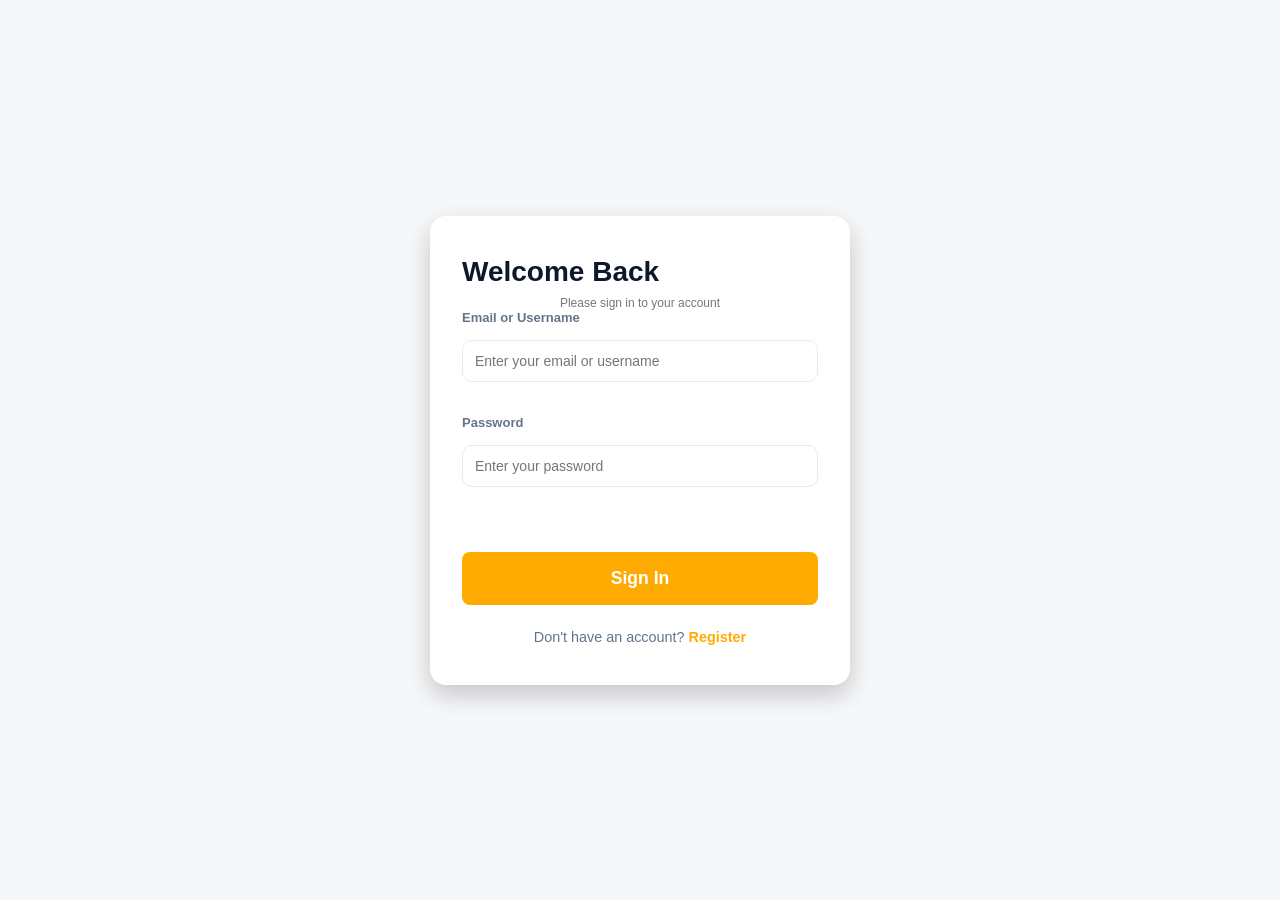
<file: index.html>
<!DOCTYPE html>
<html lang="bn">

<head>
    <meta charset="UTF-8">
    <meta name="viewport" content="width=device-width, initial-scale=1.0">
    <title>লগইন এবং রেজিস্ট্রেশন</title>
    <link rel="preconnect" href="https://fonts.googleapis.com">
    <link rel="preconnect" href="https://fonts.gstatic.com" crossorigin>
    <link href="https://fonts.googleapis.com/css2?family=DM+Sans:wght@400;500;700&display=swap" rel="stylesheet">
    <link rel="stylesheet" href="https://cdnjs.cloudflare.com/ajax/libs/font-awesome/6.5.1/css/all.min.css">
    <link rel="stylesheet" href="/assets/css/style.css">
</head>

<body>

    <div class="container">
        <div id="loginForm" class="form-container active">
            <h2>Welcome Back</h2>
            <p class="subtitle">Please sign in to your account</p>
            <form id="formLogin">
                <div class="form-group">
                    <label>Email or Username</label>
                    <input type="text" id="loginEmail" required placeholder="Enter your email or username">
                </div>
                <div class="form-group">
                    <label>Password</label>
                    <input type="password" id="loginPassword" required placeholder="Enter your password">
                </div>
                <div id="loginError" class="error-msg"></div>
                <button type="submit" class="btn-submit">Sign In</button>
            </form>
            <div class="toggle-link">Don't have an account? <span onclick="toggleForm('register')">Register</span></div>
        </div>

        <div id="registerForm" class="form-container">
            <h2>Create Account</h2>
            <p class="subtitle">Sign up to get started</p>
            <form id="formRegister">
                <div class="form-group">
                    <label>Full Name</label>
                    <input type="text" id="regName" required placeholder="Enter your full name">
                </div>
                <div class="form-group">
                    <label>Email Address</label>
                    <input type="email" id="regEmail" required placeholder="Enter your email">
                </div>
                <div class="form-group">
                    <label>Password</label>
                    <input type="password" id="regPassword" required placeholder="Create a strong password">
                </div>
                <div id="regError" class="error-msg"></div>
                <button type="submit" class="btn-submit">Sign Up</button>
            </form>
            <div class="toggle-link">Already have an account? <span onclick="toggleForm('login')">Sign In</span></div>
        </div>
    </div>

    <script src="/assets/js/auth.js"></script>
</body>

</html>
</file>
<file: assets/css/style.css>
@charset "UTF-8";
@import url("https://fonts.googleapis.com/css2?family=Inter:wght@400;500;600;700;800&display=swap");
:root {
  --primary: #ffaa00;
  --sidebar-bg: #0f172a;
  --body-bg: #f1f5f9;
  --text-main: #1e293b;
  --text-muted: #64748b;
  --border: #e2e8f0;
  --success: #10b981;
}

* {
  box-sizing: border-box;
  margin: 0;
  padding: 0;
  font-family: "DM Sans", sans-serif;
}

/* Full Width Body Setup */
body {
  background-color: var(--body-bg);
  width: 100%;
  min-height: 100vh;
  overflow-x: hidden;
}

/* Force Flex Side-by-Side strictly for Desktop */
.dashboard-wrapper {
  display: flex !important;
  flex-direction: row !important;
  width: 100vw;
  height: 100vh;
  overflow: hidden;
}

/* Sidebar Structure */
.sidebar {
  width: 280px;
  background-color: var(--sidebar-bg);
  color: #fff;
  padding: 40px 0;
  display: flex;
  flex-direction: column;
  flex-shrink: 0;
  height: 100vh;
}

.sidebar-logo {
  padding: 0 30px;
  margin-bottom: 40px;
  display: flex;
  align-items: center;
  gap: 15px;
  font-weight: 700;
  font-size: 22px;
}

.sidebar-logo i {
  color: var(--primary);
}

.nav-list {
  list-style: none;
  flex-grow: 1;
}

.nav-item {
  padding: 4px 20px;
}

.nav-link {
  display: flex;
  align-items: center;
  gap: 15px;
  padding: 14px 20px;
  color: #94a3b8;
  text-decoration: none;
  border-radius: 12px;
  transition: all 0.3s;
  font-size: 16px;
  font-weight: 500;
}

.nav-link i {
  width: 24px;
  font-size: 18px;
}

.nav-link:hover,
.nav-item.active .nav-link {
  background-color: var(--primary);
  color: #fff;
}

.sidebar-date {
  padding: 30px;
  margin-top: auto;
}

.date-box {
  background: rgba(255, 255, 255, 0.05);
  padding: 18px;
  border-radius: 14px;
}

.date-box h4 {
  font-size: 15px;
  color: #fff;
  margin-bottom: 4px;
}

.date-box p {
  font-size: 13px;
  color: var(--text-muted);
}

/* Main Working Scrollable Panel */
.main-content {
  flex-grow: 1;
  padding: 40px;
  display: flex;
  flex-direction: column;
  gap: 25px;
  overflow-y: auto;
  height: 100vh;
  background-color: var(--body-bg);
}

.main-header {
  display: flex;
  justify-content: space-between;
  align-items: center;
}

.main-header h1 {
  font-size: 28px;
  font-weight: 700;
  color: var(--text-main);
}

.header-right {
  display: flex;
  align-items: center;
  gap: 25px;
}

.notification-icon {
  font-size: 22px;
  color: var(--text-muted);
  cursor: pointer;
}

.user-profile {
  display: flex;
  align-items: center;
  gap: 15px;
  background: #fff;
  padding: 6px 20px 6px 8px;
  border-radius: 40px;
  border: 1px solid var(--border);
}

.user-profile img {
  width: 36px;
  height: 36px;
  border-radius: 50%;
  object-fit: cover;
}

.user-profile span {
  font-size: 15px;
  font-weight: 600;
  color: var(--text-main);
}

.user-profile i {
  font-size: 12px;
  color: var(--text-muted);
}

/* Dashboard Cards Elements */
.stats-grid {
  display: grid;
  grid-template-columns: repeat(4, 1fr);
  gap: 20px;
}

.card {
  background: #ffffff;
  padding: 24px;
  border-radius: 18px;
  border: 1px solid var(--border);
}

.card-header {
  display: flex;
  align-items: center;
  gap: 12px;
  margin-bottom: 18px;
}

.card-header i {
  padding: 10px;
  border-radius: 10px;
  font-size: 18px;
}

.icon-monthly {
  background: #fff7ed;
  color: #ea580c;
}

.icon-sold {
  background: #ecfdf5;
  color: var(--success);
}

.icon-remaining {
  background: #eff6ff;
  color: #3b82f6;
}

.icon-profit {
  background: #fffbeb;
  color: var(--primary);
}

.card h4 {
  font-size: 14px;
  color: var(--text-muted);
  font-weight: 500;
}

.card h2 {
  font-size: 26px;
  color: var(--text-main);
  margin-bottom: 6px;
}

.card h2 small {
  font-size: 14px;
  font-weight: 400;
  color: var(--text-muted);
}

.card p {
  font-size: 12px;
  color: var(--text-muted);
}

.badge {
  display: inline-block;
  padding: 5px 12px;
  border-radius: 8px;
  font-size: 12px;
  font-weight: 700;
}

.badge-warning {
  background: #fef3c7;
  color: #92400e;
}

.badge-info {
  background: #dbeafe;
  color: #1e40af;
}

/* Progress Flow Layout */
.progress-row {
  display: grid;
  grid-template-columns: repeat(2, 1fr);
  /* তিনটি কার্ড পাশাপাশি রাখার জন্য */
  gap: 20px;
  margin-bottom: 20px;
}

/* Expense Overview কার্ড স্টাইল */
.expense-overview-card {
  display: flex;
  flex-direction: column;
  justify-content: space-between;
}

.expense-stats {
  margin-top: 15px;
}

.expense-item {
  display: flex;
  justify-content: space-between;
  padding: 8px 0;
  border-bottom: 1px solid #f1f5f9;
  font-size: 14px;
}

.expense-item .amount {
  font-weight: 700;
  color: #1e293b;
}

.btn-add-expense {
  width: 100%;
  padding: 12px;
  margin-top: 15px;
  background-color: #6366f1;
  color: white;
  border: none;
  border-radius: 8px;
  cursor: pointer;
  font-weight: 600;
}

/* মোবাইল রেসপন্সিভনেস */
@media (max-width: 1024px) {
  .progress-row {
    grid-template-columns: 1fr;
  }
}
.dashboard-month-filter {
  display: flex;
  align-items: center;
  gap: 10px;
  margin-right: 18px;
}
.dashboard-month-filter label {
  font-size: 18px;
  color: #4f46e5;
}
.dashboard-month-filter input {
  height: 42px;
  padding: 0 12px;
  border: 1px solid #dbe3ef;
  border-radius: 10px;
  background: #fff;
  font-size: 14px;
  font-weight: 600;
  cursor: pointer;
  outline: none;
  transition: 0.25s;
}
.dashboard-month-filter input:hover {
  border-color: #4f46e5;
}
.dashboard-month-filter input:focus {
  border-color: #4f46e5;
  box-shadow: 0 0 0 3px rgba(79, 70, 229, 0.15);
}

.progress-card {
  background: #ffffff;
  padding: 28px;
  border-radius: 20px;
  border: 1px solid var(--border);
}

.progress-card h3 {
  font-size: 18px;
  font-weight: 700;
  margin-bottom: 25px;
}

.today-progress-flex {
  display: flex;
  align-items: center;
  gap: 35px;
}

.circle-container {
  position: relative;
  width: 110px;
  height: 110px;
}

.circle-container svg {
  transform: rotate(-90deg);
}

.circle-bg {
  fill: none;
  stroke: #cbd5e1;
  stroke-width: 12;
}

.circle-fill {
  fill: none;
  stroke: var(--primary);
  stroke-width: 12;
  stroke-linecap: round;
  stroke-dasharray: 283;
  stroke-dashoffset: 283;
  transition: stroke-dashoffset 0.8s ease;
}

.circle-text {
  position: absolute;
  top: 50%;
  left: 50%;
  transform: translate(-50%, -50%);
  font-weight: 700;
  font-size: 22px;
}

.today-stats {
  display: flex;
  flex-direction: column;
  gap: 18px;
}

.today-stats-item p {
  font-size: 13px;
  color: var(--text-muted);
  margin-bottom: 4px;
}

.today-stats-item h4 {
  font-size: 22px;
  font-weight: 700;
}

.today-stats-item h4 small {
  font-size: 14px;
  font-weight: 400;
  color: var(--text-muted);
}

.progress-footer {
  display: flex;
  justify-content: space-between;
  margin-top: 25px;
  padding-top: 20px;
  border-top: 1px solid var(--border);
}

.p-foot-item p {
  font-size: 12px;
  color: var(--text-muted);
}

.p-foot-item h4 {
  font-size: 18px;
  color: var(--text-main);
  font-weight: 700;
}

.timer-badge {
  background: #fff7ed;
  color: #ea580c;
  padding: 10px 16px;
  border-radius: 10px;
  font-size: 13px;
  font-weight: 700;
  margin-top: 20px;
  display: inline-block;
}

/* Progress bar monthly setup */
.bar-header {
  display: flex;
  justify-content: space-between;
  align-items: flex-end;
  margin-bottom: 12px;
}

.bar-header span {
  font-size: 14px;
  color: var(--text-muted);
}

.bar-header h2 {
  font-size: 28px;
  font-weight: 700;
}

.bar-header h2 small {
  font-size: 16px;
  font-weight: 400;
  color: var(--text-muted);
}

.progress-bar-bg {
  height: 16px;
  background: #cbd5e1;
  border-radius: 10px;
  overflow: hidden;
  margin-bottom: 25px;
}

.progress-bar-fill {
  height: 100%;
  background: var(--primary);
  width: 0%;
  transition: width 1s ease;
}

.info-panel {
  background: #fffbeb;
  border-radius: 14px;
  padding: 18px;
  display: flex;
  gap: 15px;
  align-items: flex-start;
  border: 1px solid #fef3c7;
}

.info-panel i {
  color: #d97706;
  margin-top: 3px;
  font-size: 16px;
}

.info-panel p {
  font-size: 13px;
  line-height: 1.6;
  color: #92400e;
}

/* Financial Grid cards */
.summary-row {
  display: grid;
  grid-template-columns: repeat(4, 1fr);
  gap: 20px;
}

@media (max-width: 1024px) {
  .summary-row {
    grid-template-columns: repeat(2, 1fr);
    /* Mobile-e 2-ti kore */
  }
}
.summary-card {
  background: #ffffff;
  padding: 20px;
  border-radius: 16px;
  display: flex;
  align-items: center;
  gap: 18px;
  border: 1px solid var(--border);
}

.sum-icon {
  width: 52px;
  height: 52px;
  border-radius: 12px;
  display: flex;
  align-items: center;
  justify-content: center;
  font-size: 22px;
  flex-shrink: 0;
}

.sum-rev {
  background: #ecfdf5;
  color: #059669;
}

.sum-cost {
  background: #fef2f2;
  color: #dc2626;
}

.sum-del {
  background: #eff6ff;
  color: #2563eb;
}

.sum-profit {
  background: #fffbeb;
  color: var(--primary);
}

.sum-data p {
  font-size: 12px;
  color: var(--text-muted);
}

.sum-data h3 {
  font-size: 20px;
  font-weight: 700;
  margin: 2px 0;
}

.sum-data small {
  font-size: 11px;
  color: var(--text-muted);
}

/* Table Section Styling */
/* টেবিল গ্রিড লেআউট */
.grid-table-layout {
  display: grid;
  gap: 20px;
  margin-top: 20px;
}

/* রেসপন্সিভ ডিজাইন (মোবাইলে নিচে নিচে দেখাবে) */
@media (max-width: 1024px) {
  .grid-table-layout {
    grid-template-columns: 1fr;
  }
}
/* টেবিল কার্ডের জন্য */
.table-card {
  background: #ffffff;
  padding: 20px;
  border-radius: 16px;
  border: 1px solid #e2e8f0;
}

.table-wrapper {
  overflow-x: auto;
}

.table-wrapper table {
  width: 100%;
  border-collapse: collapse;
  margin-top: 10px;
}

.table-wrapper th,
.table-wrapper td {
  padding: 12px;
  text-align: left;
  border-bottom: 1px solid #f1f5f9;
  font-size: 13px;
}

.table-header {
  display: flex;
  justify-content: space-between;
  align-items: center;
  margin-bottom: 20px;
}

.table-header h3 {
  font-size: 18px;
  font-weight: 700;
}

.btn-view-all {
  background: transparent;
  border: none;
  color: var(--primary);
  font-weight: 700;
  font-size: 14px;
  cursor: pointer;
  display: flex;
  align-items: center;
  gap: 8px;
  text-decoration: none;
}

.table-wrapper {
  overflow-x: auto;
  max-height: 350px;
}

table {
  width: 100%;
  border-collapse: collapse;
  text-align: left;
  white-space: nowrap;
}

thead th {
  padding: 14px 12px;
  font-size: 13px;
  color: var(--text-muted);
  font-weight: 600;
  border-bottom: 2px solid var(--border);
  background: #ffffff;
  position: sticky;
  top: 0;
}

tbody td {
  padding: 16px 12px;
  font-size: 14px;
  border-bottom: 1px solid var(--border);
  color: var(--text-main);
}

.profit-green {
  color: var(--success);
  font-weight: 700;
}

.action-del {
  color: #ef4444;
  cursor: pointer;
  font-size: 16px;
}

/* Modal Setup */
.modal {
  position: fixed;
  top: 0;
  left: 0;
  width: 100%;
  height: 100%;
  background: rgba(15, 23, 42, 0.5);
  backdrop-filter: blur(5px);
  z-index: 1000;
  display: none;
  align-items: center;
  justify-content: center;
}

.modal-content {
  background: #fff;
  width: 100%;
  max-width: 500px;
  border-radius: 24px;
  padding: 35px;
  box-shadow: 0 25px 50px -12px rgba(0, 0, 0, 0.3);
}

.modal-header {
  display: flex;
  justify-content: space-between;
  align-items: center;
  margin-bottom: 25px;
}

.modal-header h2 {
  font-size: 22px;
  font-weight: 700;
}

.close-modal {
  cursor: pointer;
  font-size: 22px;
  color: var(--text-muted);
}

.form-grid {
  display: grid;
  grid-template-columns: 1fr 1fr;
  gap: 18px;
}

.form-group {
  display: flex;
  flex-direction: column;
  gap: 8px;
  margin-bottom: 10px;
}

.form-group.full {
  grid-column: span 2;
}

.form-group label {
  font-size: 13px;
  font-weight: 600;
  color: var(--text-muted);
}

.form-group input {
  padding: 12px;
  border: 1px solid var(--border);
  border-radius: 10px;
  font-size: 14px;
  outline: none;
  transition: border-color 0.3s;
}

.form-group input:focus {
  border-color: var(--primary);
}

.btn-submit {
  width: 100%;
  padding: 14px;
  background: var(--primary);
  border: none;
  color: #fff;
  border-radius: 12px;
  font-size: 16px;
  font-weight: 700;
  cursor: pointer;
  margin-top: 15px;
  transition: opacity 0.3s;
}

.btn-submit:hover {
  opacity: 0.9;
}

/* Tablet and Smartphone View Transitions */
@media (max-width: 1200px) {
  .stats-grid,
  .summary-row {
    grid-template-columns: repeat(2, 1fr);
  }
  .progress-row {
    grid-template-columns: 1fr;
  }
}
@media (max-width: 768px) {
  .dashboard-wrapper {
    flex-direction: column !important;
    height: auto;
    overflow-y: auto;
  }
  .sidebar {
    width: 100%;
    height: auto;
    padding: 20px 0;
  }
  .main-content {
    padding: 20px;
    height: auto;
    overflow-y: visible;
  }
  .stats-grid,
  .summary-row {
    grid-template-columns: 1fr;
  }
  .form-grid {
    grid-template-columns: 1fr;
  }
  .form-group.full {
    grid-column: span 1;
  }
}
.site-footer {
  text-align: center;
  padding: 1.5rem 1rem;
  margin-top: auto;
  /* এটি ফুটারকে কন্টেন্টের একদম নিচে রাখবে */
  background-color: transparent;
  /* ব্যাকগ্রাউন্ড কালার সরিয়ে দেওয়া হলো (ফুল উইথ থাকবে না) */
  color: #475569;
  font-size: 0.9rem;
  border-top: none;
}
.site-footer strong {
  color: #0f172a;
}

/* User Profile Dropdown Styling */
.user-profile {
  position: relative;
  display: flex;
  align-items: center;
  cursor: pointer;
  /* Show dropdown menu on hover */
}
.user-profile .profile-btn {
  display: flex;
  align-items: center;
  gap: 0.5rem;
  padding: 0.25rem 0.5rem;
  border-radius: 6px;
  transition: background-color 0.2s;
}
.user-profile .profile-btn:hover {
  background-color: #f1f5f9;
}
.user-profile .profile-btn img {
  width: 36px;
  height: 36px;
  border-radius: 50%;
  object-fit: cover;
}
.user-profile .profile-btn span {
  font-weight: 600;
  color: #0f172a;
}
.user-profile .profile-btn .dropdown-arrow {
  font-size: 0.75rem;
  color: #64748b;
  transition: transform 0.2s;
}
.user-profile:hover .profile-dropdown-menu {
  display: block;
}
.user-profile:hover .dropdown-arrow {
  transform: rotate(180deg);
}

.bottom-stats-row {
  display: grid;
  grid-template-columns: 2fr 1fr;
  gap: 20px;
  margin-top: 20px;
}
@media (max-width: 1024px) {
  .bottom-stats-row {
    grid-template-columns: 1fr;
  }
}

.chart-card {
  background: #ffffff;
  padding: 20px;
  border-radius: 16px;
  border: 1px solid #e2e8f0;
}
.chart-card .chart-wrapper {
  height: 250px;
  width: 100%;
  display: flex;
  align-items: center;
  justify-content: center;
}

.category-wrapper {
  display: flex;
  align-items: center;
  gap: 20px;
  margin-top: 15px;
}
.category-wrapper .doughnut-container {
  position: relative;
  width: 140px;
  height: 140px;
}
.category-wrapper .doughnut-container .total-text {
  position: absolute;
  top: 50%;
  left: 50%;
  transform: translate(-50%, -50%);
  text-align: center;
}
.category-wrapper .doughnut-container .total-text h4 {
  margin: 0;
  font-size: 16px;
}
.category-wrapper .doughnut-container .total-text small {
  color: #64748b;
}
.category-wrapper .no-data {
  text-align: center;
  color: #94a3b8;
}
.category-wrapper .no-data i {
  font-size: 24px;
  margin-bottom: 8px;
  display: block;
  opacity: 0.5;
}

.category-content {
  display: flex;
  align-items: center;
  gap: 30px;
  padding-top: 10px;
  /* গোল চার্ট সেকশন */
  /* ডান পাশের নো ডেটা সেকশন */
}
.category-content .doughnut-container {
  position: relative;
  width: 130px;
  height: 130px;
}
.category-content .doughnut-container .center-text {
  position: absolute;
  top: 50%;
  left: 50%;
  transform: translate(-50%, -50%);
  display: flex;
  flex-direction: column;
  align-items: center;
  line-height: 1.2;
}
.category-content .doughnut-container .center-text .currency {
  font-weight: 700;
  font-size: 16px;
  color: #1e293b;
}
.category-content .doughnut-container .center-text .label {
  font-size: 12px;
  color: #64748b;
}
.category-content .empty-state {
  display: flex;
  align-items: center;
  gap: 12px;
  border-left: 1px solid #f1f5f9;
  padding-left: 30px;
  color: #64748b;
  font-size: 14px;
}
.category-content .empty-state .icon-box {
  background: #f8fafc;
  padding: 10px;
  border-radius: 8px;
}
.category-content .empty-state .icon-box i {
  color: #cbd5e1;
}

/* Dropdown Menu Box */
.user-profile {
  position: relative;
  display: flex;
  align-items: center;
  cursor: pointer;
  /* জাভাস্ক্রিপ্ট থেকে .active ক্লাস যোগ হলে ড্রপডাউন শো করবে এবং অ্যারো ঘুরবে */
}
.user-profile .profile-btn {
  display: flex;
  align-items: center;
  gap: 12px;
  padding: 6px 12px;
  border-radius: 8px;
  transition: background-color 0.2s ease;
}
.user-profile .profile-btn:hover {
  background-color: #f1f5f9;
}
.user-profile .profile-btn img {
  width: 40px;
  height: 40px;
  border-radius: 50%;
  object-fit: cover;
}
.user-profile .profile-btn span {
  font-weight: 600;
  color: #0f172a;
  font-size: 14px;
}
.user-profile .profile-btn .dropdown-arrow {
  font-size: 12px;
  color: #64748b;
  transition: transform 0.3s ease;
}
.user-profile .profile-dropdown-menu {
  display: none;
  position: absolute;
  top: 100%;
  right: 0;
  margin-top: 8px;
  background: #ffffff;
  border-radius: 10px;
  box-shadow: 0 4px 15px rgba(0, 0, 0, 0.1);
  border: 1px solid #e2e8f0;
  width: 160px;
  z-index: 999;
  padding: 8px 0;
}
.user-profile .profile-dropdown-menu .dropdown-item {
  width: 100%;
  display: flex;
  align-items: center;
  gap: 10px;
  padding: 10px 16px;
  background: transparent;
  border: none;
  outline: none;
  color: #ef4444;
  font-weight: 600;
  font-size: 14px;
  cursor: pointer;
  font-family: inherit;
  transition: background-color 0.2s ease;
}
.user-profile .profile-dropdown-menu .dropdown-item i {
  font-size: 16px;
}
.user-profile .profile-dropdown-menu .dropdown-item:hover {
  background-color: #fef2f2;
}
.user-profile.active .profile-dropdown-menu {
  display: block;
}
.user-profile.active .dropdown-arrow {
  transform: rotate(180deg);
}

/* মোবাইল বাটন ডিফল্ট হাইড */
.mobile-menu-toggle {
  display: none;
  background: transparent;
  border: none;
  font-size: 22px;
  color: #334155;
  cursor: pointer;
  padding: 5px;
  margin-right: 15px;
  transition: color 0.2s ease;
}
.mobile-menu-toggle:hover {
  color: #000;
}

/* হেডার ফ্লেক্স এলাইনমেন্ট */
.main-header {
  display: flex;
  align-items: center;
  /* আপনার আগের বাকি হেডার স্টাইল এখানে থাকবে */
}

/* মোবাইল রেসপন্সিভ (৭৬৮ পিক্সেল বা তার নিচে) */
@media (max-width: 768px) {
  .mobile-menu-toggle {
    display: block;
    /* মোবাইলে বাটন শো করবে */
  }
  .sidebar {
    position: fixed !important;
    top: 0;
    left: -280px;
    /* স্ক্রিনের বামে লুকিয়ে থাকবে */
    width: 260px;
    height: 100vh;
    z-index: 9999;
    transition: left 0.3s ease-in-out;
    box-shadow: 5px 0 25px rgba(0, 0, 0, 0.15);
    /* JS দিয়ে .active ক্লাস আসলে স্ক্রিনে আসবে */
  }
  .sidebar.active {
    left: 0 !important;
  }
}
/* হোভারের কাজ বন্ধ করে দেওয়া হলো */
.submenu {
  display: none;
  list-style: none;
  padding-left: 30px;
  background: rgba(255, 255, 255, 0.05);
  border-radius: 10px;
}

/* শুধুমাত্র 'open' ক্লাস থাকলে তবেই সাব-মেনু দেখাবে */
.has-submenu.open .submenu {
  display: block;
}

.arrow-icon {
  margin-left: auto;
  font-size: 10px;
  transition: transform 0.3s;
}

/* মেনু ওপেন হলে অ্যারো আইকনটি ঘুরে যাবে */
.has-submenu.open .arrow-icon {
  transform: rotate(180deg);
}

* {
  box-sizing: border-box;
  font-family: "Segoe UI", Tahoma, Geneva, Verdana, sans-serif;
  margin: 0;
  padding: 0;
}

body {
  display: flex;
  justify-content: center;
  align-items: center;
  min-height: 100vh;
}

.container {
  background: #ffffff;
  padding: 2.5rem 2rem;
  border-radius: 16px;
  box-shadow: 0 10px 25px rgba(0, 0, 0, 0.2);
  width: 100%;
  max-width: 420px;
  animation: fadeIn 0.4s ease-in-out;
}

h2 {
  color: #0f172a;
  margin-bottom: 0.5rem;
  font-size: 1.75rem;
  font-weight: 700;
}

.subtitle {
  text-align: center;
  color: #64748b;
  font-size: 0.9rem;
  margin-bottom: 1.75rem;
}

.form-group {
  margin-bottom: 1.25rem;
}

label {
  display: block;
  margin-bottom: 0.5rem;
  color: #334155;
  font-weight: 600;
  font-size: 0.9rem;
}

input {
  width: 100%;
  padding: 0.85rem 1rem;
  border: 1px solid #cbd5e1;
  border-radius: 8px;
  font-size: 1rem;
  outline: none;
  background-color: #f8fafc;
  transition: border-color 0.2s, background-color 0.2s;
}
input:focus {
  border-color: #ffaa00;
  background-color: #ffffff;
  box-shadow: 0 0 0 4px rgba(249, 115, 22, 0.1);
}

.btn-submit {
  width: 100%;
  padding: 0.85rem;
  background-color: #ffaa00;
  color: white;
  border: none;
  border-radius: 8px;
  font-size: 1rem;
  font-weight: 600;
  cursor: pointer;
  transition: background-color 0.2s, transform 0.1s;
  margin-top: 1rem;
}
.btn-submit:hover {
  background-color: #ffaa00;
}
.btn-submit:active {
  transform: scale(0.98);
}

.toggle-link {
  text-align: center;
  margin-top: 1.5rem;
  color: #64748b;
  font-size: 0.9rem;
}
.toggle-link span {
  color: #ffaa00;
  cursor: pointer;
  font-weight: 700;
  transition: color 0.2s;
}
.toggle-link span:hover {
  color: #ea580c;
  text-decoration: underline;
}

.form-container {
  display: none;
}
.form-container.active {
  display: block;
}

.error-msg {
  color: #ef4444;
  font-size: 0.85rem;
  margin-top: 0.5rem;
  font-weight: 500;
}

@keyframes fadeIn {
  from {
    opacity: 0;
    transform: translateY(10px);
  }
  to {
    opacity: 1;
    transform: translateY(0);
  }
}
/* Responsive Design Adjustments */
@media (max-width: 480px) {
  .container {
    padding: 2rem 1.5rem;
  }
}
.filter-card {
  background: #ffffff;
  padding: 24px;
  border-radius: 16px;
  border: 1px solid #e2e8f0;
  box-shadow: 0 4px 12px rgba(0, 0, 0, 0.02);
  margin-bottom: 5px;
}
.filter-card .filter-flex-container {
  display: flex;
  align-items: flex-end;
  gap: 20px;
  flex-wrap: wrap;
}
.filter-card .filter-group {
  display: flex;
  flex-direction: column;
  gap: 8px;
}
.filter-card .filter-group label {
  font-size: 13px;
  font-weight: 600;
  color: #64748b;
}
.filter-card .filter-group input[type=date] {
  padding: 11px 16px;
  border: 1px solid #e2e8f0;
  border-radius: 10px;
  font-size: 14px;
  color: #0f172a;
  outline: none;
  background-color: #f8fafc;
  transition: border-color 0.2s ease;
}
.filter-card .filter-group input[type=date]:focus {
  border-color: #ffaa00;
  background-color: #ffffff;
}
.filter-card .filter-buttons {
  display: flex;
  gap: 12px;
}
.filter-card .btn-filter-action {
  padding: 12px 24px;
  background: #0f172a;
  color: #ffffff;
  border: none;
  border-radius: 10px;
  font-size: 14px;
  font-weight: 700;
  cursor: pointer;
  display: flex;
  align-items: center;
  gap: 8px;
  transition: opacity 0.2s ease;
}
.filter-card .btn-filter-action:hover {
  opacity: 0.9;
}
.filter-card .btn-filter-action.btn-reset {
  background: #64748b;
}

.qty-badge {
  background: #f1f5f9;
  padding: 4px 10px;
  border-radius: 6px;
  font-weight: 600;
  color: #0f172a;
}

.target-settings-grid {
  display: grid;
  grid-template-columns: repeat(2, 1fr);
  gap: 30px;
  margin-top: 10px;
}
@media (max-width: 992px) {
  .target-settings-grid {
    grid-template-columns: 1fr;
  }
}

.target-card {
  background: #fff;
  padding: 40px;
  border-radius: 24px;
  border: 1px solid #e2e8f0;
  text-align: center;
  box-shadow: 0 4px 6px -1px rgba(0, 0, 0, 0.02);
  transition: transform 0.3s ease;
}
.target-card:hover {
  transform: translateY(-5px);
}
.target-card .card-icon {
  width: 70px;
  height: 70px;
  border-radius: 20px;
  display: flex;
  align-items: center;
  justify-content: center;
  margin: 0 auto 20px;
  font-size: 28px;
}
.target-card .card-icon.monthly-icon {
  background: #fff7ed;
  color: #ea580c;
}
.target-card .card-icon.daily-icon {
  background: #eff6ff;
  color: #3b82f6;
}
.target-card h3 {
  font-size: 20px;
  color: #1e293b;
  margin-bottom: 10px;
}
.target-card p {
  font-size: 14px;
  color: #64748b;
  margin-bottom: 25px;
}
.target-card .input-container {
  display: flex;
  align-items: center;
  justify-content: center;
  gap: 12px;
}
.target-card .input-container input {
  width: 150px;
  padding: 15px;
  border: 2px solid #e2e8f0;
  border-radius: 12px;
  font-size: 22px;
  font-weight: 700;
  text-align: center;
  outline: none;
  transition: border-color 0.3s;
}
.target-card .input-container input:focus {
  border-color: #ffaa00;
}
.target-card .input-container span {
  font-size: 16px;
  font-weight: 600;
  color: #64748b;
}

.save-action-container {
  display: flex;
  justify-content: center;
  margin-top: 40px;
}

.btn-save-targets {
  padding: 16px 40px;
  background: #0f172a;
  color: #fff;
  border: none;
  border-radius: 14px;
  font-size: 16px;
  font-weight: 700;
  cursor: pointer;
  display: flex;
  align-items: center;
  gap: 12px;
  box-shadow: 0 10px 15px -3px rgba(0, 0, 0, 0.1);
  transition: background 0.3s;
}
.btn-save-targets:hover {
  background: #1e293b;
}

.form-card-section {
  padding: 2rem 0;
  display: flex;
  justify-content: center;
}
.form-card-section .form-card-content {
  background: #ffffff;
  padding: 2.5rem;
  border-radius: 12px;
  width: 100%;
  max-width: 650px;
  box-shadow: 0 4px 20px rgba(0, 0, 0, 0.05);
}
.form-card-section .form-card-content h2 {
  margin-bottom: 1.5rem;
  color: #1e293b;
}

.form-grid {
  display: grid;
  grid-template-columns: 1fr 1fr;
  gap: 1.5rem;
}
.form-grid .form-group {
  display: flex;
  flex-direction: column;
  gap: 0.5rem;
}
.form-grid .form-group.full {
  grid-column: span 2;
}
.form-grid .form-group label {
  font-weight: 500;
  color: #475569;
  font-size: 0.95rem;
}
.form-grid .form-group input {
  padding: 0.85rem 1rem;
  border: 1px solid #cbd5e1;
  border-radius: 8px;
  font-size: 1rem;
  outline: none;
  transition: border-color 0.2s;
}
.form-grid .form-group input:focus {
  border-color: #3b82f6;
}

.btn-submit {
  margin-top: 2rem;
  width: 100%;
  padding: 1rem;
  background-color: #ffaa00;
  color: #fff;
  border: none;
  border-radius: 8px;
  font-size: 1.1rem;
  font-weight: 600;
  cursor: pointer;
  transition: background-color 0.2s;
}
.btn-submit:hover {
  background-color: #f8a807;
}

/* =========================================================
   REPORTS PAGE STYLING
   ========================================================= */
.sub-title {
  font-size: 0.85rem;
  color: #64748b;
  margin-top: 2px;
}

.main-header .header-right {
  display: flex;
  align-items: center;
  gap: 1rem;
}

/* Date Filter Box */
.date-filter-box {
  display: flex;
  align-items: center;
  background: #f8fafc;
  border: 1px solid #e2e8f0;
  padding: 0.5rem 1rem;
  border-radius: 8px;
  gap: 0.5rem;
  color: #475569;
}
.date-filter-box select {
  background: transparent;
  border: none;
  font-weight: 500;
  outline: none;
  font-family: inherit;
  color: #0f172a;
  cursor: pointer;
}

/* Header Action Buttons (PDF & Print) */
.btn-action {
  padding: 0.55rem 1rem;
  border-radius: 8px;
  border: none;
  font-weight: 500;
  cursor: pointer;
  display: flex;
  align-items: center;
  gap: 0.5rem;
  font-family: inherit;
  transition: all 0.2s ease;
}
.btn-action.btn-pdf {
  background: #f97316;
  color: white;
}
.btn-action.btn-pdf:hover {
  background: #ea580c;
}
.btn-action.btn-print {
  background: #f59e0b;
  color: white;
}
.btn-action.btn-print:hover {
  background: #d97706;
}

/* Stats Grid for Top 4 Cards */
.stats-grid-reports {
  display: grid;
  grid-template-columns: repeat(4, 1fr);
  gap: 1.5rem;
  margin-top: 1.5rem;
}
.stats-grid-reports.mini {
  grid-template-columns: repeat(3, 1fr);
  margin-top: 0.5rem;
  gap: 1rem;
}
.stats-grid-reports.mini .report-card.mini {
  background: #f8fafc;
  border: 1px solid #e2e8f0;
}
.stats-grid-reports .report-card {
  background: white;
  padding: 1.5rem;
  border-radius: 12px;
  box-shadow: 0 4px 6px -1px rgba(0, 0, 0, 0.05), 0 2px 4px -1px rgba(0, 0, 0, 0.03);
  border: 1px solid #e2e8f0;
}
.stats-grid-reports .report-card h4 {
  color: #64748b;
  font-size: 0.95rem;
  font-weight: 500;
}
.stats-grid-reports .report-card h2 {
  font-size: 1.75rem;
  font-weight: 700;
  color: #0f172a;
  margin: 0.5rem 0;
  font-family: inherit;
}
.stats-grid-reports .report-card p {
  font-size: 0.85rem;
  color: #475569;
}
.stats-grid-reports .report-card.profit {
  border-left: 4px solid #ffaa00;
}

/* Middle Section Grid (Target & Table) */
.reports-middle-grid {
  display: grid;
  grid-template-columns: 1fr 1.5fr;
  gap: 1.5rem;
  margin-top: 1.5rem;
}

.report-box {
  background: white;
  padding: 1.5rem;
  border-radius: 12px;
  box-shadow: 0 4px 6px -1px rgba(0, 0, 0, 0.05);
  border: 1px solid #e2e8f0;
}
.report-box h3 {
  font-size: 1.15rem;
  color: #0f172a;
  margin-bottom: 1rem;
}
.report-box .target-content {
  display: flex;
  align-items: center;
  gap: 2rem;
}

/* Circular Progress Bar */
.circular-progress-container {
  display: flex;
  justify-content: center;
}
.circular-progress-container .circular-progress {
  width: 130px;
  height: 130px;
  border-radius: 50%;
  display: flex;
  align-items: center;
  justify-content: center;
  /* Fallback background, JS will dynamically set conic-gradient */
  background: conic-gradient(#f97316 0% 0%, #e2e8f0 0% 100%);
}
.circular-progress-container .circular-progress .progress-value {
  width: 105px;
  height: 105px;
  border-radius: 50%;
  background: white;
  display: flex;
  flex-direction: column;
  align-items: center;
  justify-content: center;
  font-weight: 700;
  font-size: 1.5rem;
  color: #f97316;
}
.circular-progress-container .circular-progress .progress-value p {
  font-size: 0.75rem;
  color: #64748b;
  font-weight: normal;
  margin-top: -2px;
}

/* Target Legend List */
.target-legend {
  display: flex;
  flex-direction: column;
  gap: 0.6rem;
  flex-grow: 1;
}
.target-legend .legend-item {
  display: flex;
  align-items: center;
  justify-content: space-between;
  font-size: 0.95rem;
  color: #475569;
}
.target-legend .legend-item strong {
  color: #0f172a;
}
.target-legend .dot {
  width: 10px;
  height: 10px;
  border-radius: 50%;
  display: inline-block;
}
.target-legend .dot.orange {
  background: #f97316;
}
.target-legend .dot.green {
  background: #10b981;
}
.target-legend .dot.blue {
  background: #3b82f6;
}

.target-footer-note {
  margin-top: 1.2rem;
  font-size: 0.8rem;
  color: #c2410c;
  background: #fff7ed;
  padding: 0.75rem;
  border-radius: 8px;
  border: 1px solid #fed7aa;
  display: flex;
  align-items: center;
  gap: 0.5rem;
}

/* Table Design */
.table-responsive {
  overflow-x: auto;
}

.content-table {
  width: 100%;
  border-collapse: collapse;
}
.content-table th,
.content-table td {
  padding: 0.9rem 1rem;
  text-align: left;
  border-bottom: 1px solid #f1f5f9;
  font-size: 0.95rem;
}
.content-table th {
  color: #64748b;
  font-weight: 600;
  background: #f8fafc;
}
.content-table tbody tr:hover {
  background-color: #f8fafc;
}

.btn-report-view-all {
  width: 100%;
  padding: 0.85rem;
  background: transparent;
  border: 1px solid #e2e8f0;
  color: #f97316;
  font-weight: 600;
  border-radius: 8px;
  margin-top: 1rem;
  cursor: pointer;
  display: flex;
  align-items: center;
  justify-content: center;
  gap: 0.5rem;
  transition: all 0.2s;
}
.btn-report-view-all:hover {
  background: #fff7ed;
  border-color: #f97316;
}

.sales-summary-section {
  margin-top: 1.5rem;
}
.sales-summary-section h3 {
  font-size: 1.15rem;
  color: #0f172a;
  margin-bottom: 0.5rem;
}

/* Report Footer Banner */
.report-footer-banner {
  background: #eff6ff;
  border: 1px solid #bfdbfe;
  padding: 1.5rem;
  border-radius: 12px;
  margin-top: 1.5rem;
  display: flex;
  justify-content: space-between;
  align-items: center;
  color: #1e3a8a;
}
.report-footer-banner div {
  display: flex;
  align-items: center;
  gap: 0.75rem;
  font-size: 1.1rem;
}
.report-footer-banner img {
  width: 60px;
  height: 60px;
  object-fit: contain;
}

/* Footer Section */
.site-footer {
  text-align: center;
  padding: 0.5rem 1rem;
  margin-top: auto;
  background-color: transparent;
  color: #475569;
  font-size: 0.9rem;
  border-top: none;
}
.site-footer strong {
  color: #0f172a;
}

/* Responsive Fixes */
@media (max-width: 1024px) {
  .stats-grid-reports {
    grid-template-columns: repeat(2, 1fr);
  }
  .reports-middle-grid {
    grid-template-columns: 1fr;
  }
}
.header-right {
  display: flex;
  align-items: center;
  gap: 12px;
  /* মোবাইল ভিউ (৭৬৮ পিক্সেল বা তার নিচে) */
}
@media (max-width: 768px) {
  .header-right .btn-pdf,
  .header-right .btn-print {
    display: none !important;
  }
  .header-right .date-filter-box {
    width: auto;
    margin-left: auto;
    /* ডেট ফিল্টারটি ডান পাশে পুশ করার জন্য */
  }
}

.profile-img-group {
  display: flex !important;
  flex-direction: row !important;
  align-items: center;
  gap: 1.5rem;
}
.profile-img-group .current-img-box {
  width: 80px;
  height: 80px;
  border-radius: 50%;
  overflow: hidden;
  border: 2px solid #cbd5e1;
}
.profile-img-group .current-img-box img {
  width: 100%;
  height: 100%;
  object-fit: cover;
}
.profile-img-group input[type=file] {
  border: none !important;
  padding: 0 !important;
}

.expenses-wrapper {
  flex: 1;
  padding: 30px;
  overflow-y: auto;
  overflow-x: hidden;
}

/*========================
TOP CARDS
========================*/
:root {
  --navy: #101a30;
  --orange: #ff9f00;
  --text: #172033;
  --muted: #758196;
  --border: #e4eaf2;
  --bg: #f3f6fa;
  --green: #159b69;
  --blue: #2775df;
  --purple: #8653c7;
  --shadow: 0 6px 22px rgba(20, 35, 60, .05);
}

* {
  box-sizing: border-box;
}

body {
  margin: 0;
  background: var(--bg);
  color: var(--text);
  font-family: Inter, Arial, sans-serif;
  font-size: 13px;
}

button,
input,
select {
  font: inherit;
}

button {
  cursor: pointer;
}

.app {
  min-height: 100vh;
  display: flex;
}

.logo {
  margin: 0 0 40px;
  padding-left: 8px;
  font-size: 21px;
  font-weight: 800;
}

.logo span {
  color: var(--orange);
  font-size: 28px;
  margin-right: 5px;
}

nav {
  display: flex;
  flex-direction: column;
  gap: 7px;
}

nav a {
  padding: 14px 13px;
  border-radius: 10px;
  color: #c8d4e6;
  text-decoration: none;
  font-weight: 500;
}

nav a:hover {
  background: #1c2a44;
}

nav a.active {
  background: var(--orange);
  color: white;
  font-weight: 700;
}

.sidebar-bottom {
  margin-top: auto;
  background: #1b2943;
  border: 1px solid #293650;
  border-radius: 12px;
  padding: 15px 12px;
}

.sidebar-bottom strong,
.sidebar-bottom small {
  display: block;
}

.sidebar-bottom strong {
  font-size: 12px;
}

.sidebar-bottom small {
  color: #a5b3c8;
  font-size: 10px;
  margin-top: 7px;
}

.main {
  flex: 1;
  min-width: 0;
  padding: 27px;
  overflow: auto;
}

.page-header {
  display: flex;
  align-items: center;
  justify-content: space-between;
  gap: 20px;
  margin-bottom: 22px;
}

.eyebrow {
  color: #8996a9;
  font-size: 10px;
  letter-spacing: 1.2px;
  font-weight: 700;
  margin: 0 0 7px;
}

h1 {
  font-size: 27px;
  margin: 0;
  letter-spacing: -0.8px;
}

.subtitle {
  color: var(--muted);
  font-size: 12px;
  margin: 8px 0 0;
}

.filter-area {
  display: flex;
  align-items: center;
  flex-wrap: wrap;
  gap: 8px;
}

.filter-area label {
  color: var(--muted);
  font-size: 11px;
  font-weight: 600;
}

input,
select {
  width: 100%;
  min-width: 0;
  padding: 11px 12px;
  border: 1px solid #d7e0ec;
  border-radius: 8px;
  background: white;
  color: var(--text);
  outline: none;
}

input:focus,
select:focus {
  border-color: var(--orange);
  box-shadow: 0 0 0 3px rgba(255, 159, 0, 0.1098039216);
}

.filter-area > select {
  width: 165px;
}

.custom-range {
  display: flex;
  gap: 6px;
  align-items: center;
}

.custom-range input {
  width: 135px;
}

.hidden {
  display: none !important;
}

.summary-grid {
  display: grid;
  grid-template-columns: repeat(4, minmax(130px, 1fr)) minmax(150px, 1.1fr);
  gap: 13px;
  margin-bottom: 20px;
}

.summary-card {
  display: flex;
  align-items: center;
  gap: 11px;
  background: white;
  border: 1px solid #edf0f5;
  border-radius: 13px;
  padding: 17px 13px;
  min-height: 100px;
  box-shadow: var(--shadow);
}

.summary-card p {
  color: #667387;
  font-size: 11px;
  margin: 0 0 7px;
}

.summary-card h2 {
  font-size: 19px;
  margin: 0;
  white-space: nowrap;
}

.summary-card small {
  display: block;
  color: #9aa4b3;
  font-size: 10px;
  margin-top: 7px;
}

.summary-icon {
  height: 42px;
  width: 42px;
  border-radius: 12px;
  display: grid;
  place-items: center;
  font-size: 24px;
  flex-shrink: 0;
}

.orange {
  color: #e98e00;
  background: #fff2dc;
}

.green {
  color: var(--green);
  background: #e9f8f1;
}

.blue {
  color: var(--blue);
  background: #eaf2ff;
}

.purple {
  color: var(--purple);
  background: #f2eaff;
}

.grand-card {
  display: block;
  text-align: center;
  background: linear-gradient(135deg, #fff, #fff7e6);
  border-color: #ffd88c;
}

.grand-card h2 {
  color: #ed9200;
  font-size: 24px;
}

.content-grid {
  display: grid;
  grid-template-columns: minmax(0, 1.7fr) minmax(300px, 0.92fr);
  gap: 17px;
  align-items: start;
}

.panel {
  background: white;
  border: 1px solid #edf0f5;
  border-radius: 13px;
  box-shadow: var(--shadow);
  overflow: hidden;
}

.panel-heading {
  display: flex;
  align-items: center;
  justify-content: space-between;
  gap: 10px;
  padding: 19px;
  border-bottom: 1px solid var(--border);
}

.panel-heading h2,
.form-heading h2 {
  font-size: 15px;
  margin: 0;
}

.panel-heading p,
.form-heading p {
  color: #8995a6;
  font-size: 11px;
  margin: 6px 0 0;
}

.count-badge {
  padding: 7px 10px;
  background: #f3f5f8;
  border-radius: 20px;
  font-size: 10px;
  white-space: nowrap;
}

.table-wrap {
  width: 100%;
  overflow-x: auto;
}

table {
  width: 100%;
  min-width: 850px;
  border-collapse: collapse;
}

th {
  background: #fbfcfe;
  color: #6a778a;
  font-size: 10px;
  text-align: left;
  white-space: nowrap;
  padding: 13px 10px;
  border-bottom: 1px solid var(--border);
}

td {
  padding: 13px 10px;
  border-bottom: 1px solid #edf1f6;
  font-size: 11px;
  vertical-align: middle;
}

tbody tr:hover {
  background: #fcfdff;
}

.type-pill {
  display: inline-block;
  padding: 5px 7px;
  margin-bottom: 5px;
  border-radius: 5px;
  font-size: 9px;
  font-weight: 700;
}

.type-pill.stock {
  background: #eaf2ff;
  color: #286fca;
}

.type-pill.expense {
  background: #fff3dd;
  color: #b97900;
}

.record-name {
  display: block;
  font-weight: 600;
  line-height: 1.5;
}

.subtext {
  display: block;
  color: #8c98a9;
  font-size: 10px;
  margin-top: 4px;
}

.money {
  font-weight: 700;
  white-space: nowrap;
}

.actions {
  display: flex;
  gap: 5px;
}

.icon-btn {
  border: 1px solid var(--border);
  border-radius: 6px;
  padding: 5px 7px;
  background: white;
  color: #64748b;
}

.icon-btn:hover {
  border-color: var(--orange);
  color: #d98600;
}

.icon-btn.delete:hover {
  border-color: #f2b7b7;
  color: #d93434;
}

.empty {
  text-align: center;
  padding: 32px;
  color: #8b97a8;
}

.table-footer {
  display: flex;
  justify-content: space-between;
  gap: 10px;
  padding: 14px 18px;
  color: #8b97a8;
  font-size: 11px;
}

.text-button {
  background: none;
  border: 0;
  color: #d98700;
}

.forms-column {
  display: flex;
  flex-direction: column;
  gap: 16px;
}

.form-panel {
  padding: 17px;
}

.form-heading {
  display: flex;
  align-items: center;
  gap: 10px;
  margin-bottom: 18px;
}

.form-icon {
  width: 36px;
  height: 36px;
  border-radius: 10px;
  display: grid;
  place-items: center;
  font-size: 22px;
}

.form-heading .blue {
  background: #eaf2ff;
}

.form-heading .orange {
  background: #fff2dc;
}

form label {
  display: block;
  font-size: 11px;
  color: #5b687b;
  font-weight: 600;
  margin: 0 0 7px;
}

form input,
form select {
  margin-bottom: 13px;
}

.two-columns {
  display: grid;
  grid-template-columns: 1fr 1fr;
  gap: 10px;
}

.form-actions {
  display: flex;
  gap: 8px;
  margin-top: 4px;
}

.btn {
  padding: 10px 13px;
  border: 0;
  border-radius: 8px;
  font-weight: 700;
  background: var(--orange);
  color: white;
}

.btn.primary {
  flex: 1;
  background: linear-gradient(90deg, #ff9d00, #ffad08);
}

.btn.secondary {
  background: #eef1f6;
  color: #526076;
}

.calculation-box {
  background: #f7f9fc;
  border: 1px solid #e7edf5;
  border-radius: 9px;
  padding: 12px;
  margin: 3px 0 10px;
}

.calculation-box div {
  display: flex;
  justify-content: space-between;
  gap: 10px;
  padding: 5px 0;
  font-size: 11px;
}

.calculation-box span {
  color: #68768a;
}

.calculation-box strong {
  white-space: nowrap;
}

.calculation-box div:last-child {
  border-top: 1px solid #e3e9f1;
  margin-top: 5px;
  padding-top: 10px;
  color: #d98400;
}

.helper {
  color: #8995a6;
  font-size: 10px;
  line-height: 1.6;
  margin: 8px 0 13px;
}

footer {
  padding: 18px 2px 0;
  color: #9aa4b2;
  font-size: 10px;
}

.toast {
  position: fixed;
  right: 24px;
  bottom: 24px;
  padding: 13px 18px;
  background: #14213a;
  color: white;
  border-radius: 10px;
  opacity: 0;
  transform: translateY(10px);
  transition: 0.2s;
  pointer-events: none;
  z-index: 99;
  box-shadow: 0 12px 30px rgba(12, 23, 48, 0.2);
}

.toast.show {
  opacity: 1;
  transform: translateY(0);
}

@media (max-width: 1300px) {
  .main {
    padding: 20px;
  }
  .summary-grid {
    grid-template-columns: repeat(3, minmax(130px, 1fr));
  }
  .content-grid {
    grid-template-columns: minmax(0, 1.5fr) minmax(290px, 0.9fr);
  }
}
@media (max-width: 1000px) {
  .sidebar {
    width: 75px;
    padding: 20px 8px;
  }
  .logo {
    font-size: 0;
    padding-left: 8px;
  }
  .logo span {
    font-size: 28px;
  }
  nav a {
    font-size: 0;
    text-align: center;
    padding: 14px 5px;
  }
  .sidebar-bottom {
    display: none;
  }
  .content-grid {
    grid-template-columns: 1fr;
  }
  .forms-column {
    display: grid;
    grid-template-columns: 1fr 1fr;
  }
  .page-header {
    align-items: flex-start;
    flex-direction: column;
  }
  .summary-grid {
    grid-template-columns: repeat(2, minmax(130px, 1fr));
  }
  .grand-card {
    grid-column: span 2;
  }
}
@media (max-width: 620px) {
  .main {
    padding: 15px 10px;
  }
  .sidebar {
    width: 55px;
    padding: 16px 5px;
  }
  h1 {
    font-size: 22px;
  }
  .summary-grid {
    gap: 8px;
  }
  .summary-card {
    padding: 12px 9px;
    gap: 7px;
  }
  .summary-icon {
    width: 33px;
    height: 33px;
    font-size: 19px;
  }
  .summary-card h2 {
    font-size: 15px;
  }
  .forms-column {
    grid-template-columns: 1fr;
  }
  .filter-area {
    width: 100%;
    flex-wrap: wrap;
  }
  .filter-area > select {
    flex: 1;
  }
  .custom-range {
    width: 100%;
    flex-wrap: wrap;
  }
  .custom-range input {
    flex: 1;
    width: 110px;
  }
  .two-columns {
    gap: 7px;
  }
}
:root {
  --gold: #dca51b;
  --gold-light: #fff5d8;
  --black: #101112;
  --bg: #f6f7f9;
  --text: #202124;
  --muted: #737780;
  --border: #e9eaee;
  --green: #16803c;
  --red: #dc3030;
}

* {
  box-sizing: border-box;
  margin: 0;
  padding: 0;
}

button,
input,
select {
  font: inherit;
}

button {
  cursor: pointer;
  transition: 0.2s;
}

.layout {
  display: flex;
  min-height: 100vh;
}

.brand {
  text-align: center;
  padding: 5px 0 30px;
}

.brand-logo {
  font: bold 64px Georgia, serif;
  color: var(--gold);
}

.brand h2 {
  font-size: 24px;
  letter-spacing: 2px;
  color: var(--gold);
  margin: 6px 0;
}

.brand p {
  font-size: 10px;
  line-height: 1.7;
  color: #ddd;
}

.nav {
  display: grid;
  gap: 6px;
}

.nav a {
  text-decoration: none;
  color: #ddd;
  padding: 13px 11px;
  border-radius: 8px;
  font-size: 12px;
}

.nav a:hover {
  background: #292929;
}

.nav a.active {
  background: linear-gradient(110deg, #f0bd32, #c18a08);
  color: #111;
  font-weight: 700;
}

.profile {
  margin-top: auto;
  padding-top: 22px;
  border-top: 1px solid #333;
  display: grid;
  gap: 5px;
  font-size: 12px;
}

.profile span {
  color: #aaa;
}

.profile small {
  color: #38bd70;
}

.main {
  flex: 1;
  min-width: 0;
  overflow: auto;
}

.topbar {
  background: white;
  border-bottom: 1px solid var(--border);
  min-height: 85px;
  padding: 18px 28px;
  display: flex;
  justify-content: space-between;
  align-items: center;
  gap: 15px;
}

.topbar h1 {
  font-size: 23px;
}

.topbar p {
  color: var(--muted);
  font-size: 12px;
  margin-top: 7px;
}

.content {
  max-width: 1700px;
  margin: auto;
  padding: 26px;
}

.btn {
  border: 1px solid var(--border);
  background: white;
  padding: 11px 15px;
  border-radius: 8px;
  font-size: 12px;
  font-weight: 650;
  color: black;
}

.btn:hover {
  transform: translateY(-1px);
}

.gold {
  background: var(--gold);
  border-color: var(--gold);
  color: #171717;
}

.dark {
  background: var(--black);
  color: white;
  border-color: var(--black);
}

.stats {
  display: grid;
  grid-template-columns: repeat(3, 1fr);
  gap: 17px;
  margin-bottom: 23px;
}

.stat {
  padding: 22px;
  background: white;
  border: 1px solid var(--border);
  border-radius: 13px;
  box-shadow: 0 4px 18px rgba(17, 17, 17, 0.0196078431);
}

.stat span {
  display: block;
  font-size: 12px;
  color: var(--muted);
}

.stat strong {
  display: block;
  font-size: 29px;
  margin-top: 10px;
}

.green {
  color: var(--green);
}

.red {
  color: var(--red);
}

.panel {
  background: white;
  border: 1px solid var(--border);
  border-radius: 13px;
  overflow: hidden;
  box-shadow: 0 5px 22px rgba(17, 17, 17, 0.0196078431);
}

.panel-head {
  padding: 20px;
  display: flex;
  justify-content: space-between;
  align-items: center;
  gap: 15px;
  flex-wrap: wrap;
  border-bottom: 1px solid var(--border);
}

.panel-head h2 {
  font-size: 17px;
}

.toolbar {
  display: flex;
  gap: 9px;
  flex-wrap: wrap;
}

.toolbar input,
.toolbar select {
  border: 1px solid #dfe1e6;
  background: white;
  border-radius: 8px;
  padding: 11px;
  outline: none;
  font-size: 12px;
}

.toolbar input {
  width: 250px;
}

input:focus,
select:focus {
  border-color: var(--gold);
  outline: 2px solid rgba(220, 165, 27, 0.1254901961);
}

.table-wrap {
  overflow-x: auto;
}

table {
  width: 100%;
  min-width: 1100px;
  border-collapse: collapse;
  text-align: left;
}

thead {
  background: #fafafa;
}

th {
  padding: 16px 12px;
  color: #656872;
  font-size: 11px;
  white-space: nowrap;
}

td {
  padding: 13px 12px;
  border-top: 1px solid #eff0f2;
  font-size: 12px;
  white-space: nowrap;
}

tbody tr:hover {
  background: #fffdf7;
}

.product-cell {
  display: flex;
  align-items: center;
  gap: 11px;
  min-width: 230px;
  white-space: normal;
}

.product-img {
  width: 57px;
  height: 57px;
  object-fit: cover;
  background: #f2f2f2;
  border: 1px solid var(--border);
  border-radius: 9px;
  flex-shrink: 0;
}

.product-name {
  font-size: 12px;
  font-weight: 700;
  line-height: 1.5;
  max-width: 180px;
  overflow-wrap: anywhere;
}

.sku-note {
  color: var(--muted);
  font-size: 10px;
  margin-top: 4px;
}

.sale-price {
  color: #b68108;
  font-weight: 750;
}

.status {
  display: inline-block;
  padding: 8px 10px;
  border-radius: 7px;
  font-size: 11px;
  font-weight: 650;
}

.status.in {
  color: var(--green);
  background: #e9f7ec;
}

.status.out {
  color: var(--red);
  background: #fff0f0;
}

.action-group {
  display: flex;
  gap: 6px;
}

.icon-btn {
  width: 33px;
  height: 33px;
  background: white;
  border: 1px solid var(--border);
  border-radius: 7px;
}

.icon-btn:hover {
  border-color: var(--gold);
  background: var(--gold-light);
}

.icon-btn.delete:hover {
  background: #fff0f0;
  border-color: #f2b3b3;
}

.empty {
  text-align: center;
  padding: 35px;
  color: var(--muted);
}

.pagination {
  padding: 17px 20px;
  display: flex;
  justify-content: space-between;
  align-items: center;
  flex-wrap: wrap;
  gap: 12px;
  border-top: 1px solid var(--border);
  color: var(--muted);
  font-size: 11px;
}

.pages {
  display: flex;
  gap: 5px;
}

.page-btn {
  min-width: 32px;
  height: 32px;
  padding: 0 8px;
  border: 1px solid var(--border);
  border-radius: 7px;
  background: white;
}

.page-btn.active {
  background: var(--black);
  color: white;
  border-color: var(--gold);
}

.modal {
  position: fixed;
  inset: 0;
  z-index: 100;
  display: none;
  justify-content: center;
  align-items: center;
  background: rgba(0, 0, 0, 0.5333333333);
  padding: 18px;
}

.modal.open {
  display: flex;
}

.modal-card {
  width: 540px;
  max-width: 100%;
  max-height: 92vh;
  overflow-y: auto;
  background: white;
  padding: 24px;
  border-radius: 14px;
  box-shadow: 0 20px 60px rgba(0, 0, 0, 0.2);
  display: grid;
  gap: 15px;
}

.modal-head {
  display: flex;
  justify-content: space-between;
  align-items: center;
  margin-bottom: 5px;
}

.modal-head h2 {
  font-size: 19px;
}

.close {
  width: 32px;
  height: 32px;
  border: none;
  border-radius: 7px;
  font-size: 20px;
}

.modal-card label {
  display: grid;
  gap: 7px;
  font-size: 12px;
  font-weight: 650;
}

.modal-card input,
.modal-card select {
  width: 100%;
  min-width: 0;
  border: 1px solid #dfe1e6;
  border-radius: 8px;
  padding: 11px;
  background: white;
}

.form-grid {
  display: grid;
  grid-template-columns: 1fr 1fr;
  gap: 14px;
}

.modal-actions {
  display: flex;
  justify-content: flex-end;
  gap: 9px;
  margin-top: 5px;
}

@media (max-width: 1000px) {
  .sidebar {
    width: 185px;
  }
  .content {
    padding: 17px;
  }
  .stats {
    gap: 10px;
  }
}
@media (max-width: 700px) {
  .layout {
    display: block;
  }
  .sidebar {
    width: 100%;
    padding: 10px;
  }
  .brand {
    padding: 4px 0 10px;
  }
  .brand-logo {
    font-size: 37px;
  }
  .brand h2 {
    font-size: 17px;
    margin: 3px;
  }
  .brand p,
  .profile {
    display: none;
  }
  .nav {
    display: flex;
    overflow-x: auto;
  }
  .nav a {
    white-space: nowrap;
    padding: 10px;
    font-size: 11px;
  }
  .topbar {
    padding: 15px;
  }
  .topbar h1 {
    font-size: 19px;
  }
  .content {
    padding: 12px;
  }
  .stats {
    grid-template-columns: 1fr;
    gap: 9px;
  }
  .stat {
    padding: 15px;
  }
  .stat strong {
    font-size: 24px;
  }
  .panel-head {
    padding: 14px;
  }
  .toolbar {
    width: 100%;
  }
  .toolbar input {
    width: 100%;
  }
  .toolbar select {
    flex: 1;
  }
  .form-grid {
    grid-template-columns: 1fr;
  }
}
/* Products header layout */
.products-toolbar {
  display: flex;
  align-items: center;
  justify-content: space-between;
  gap: 24px;
  padding: 20px;
  width: 100%;
  box-sizing: border-box;
}

/* Left side: title and search */
.products-toolbar-left {
  display: flex;
  align-items: center;
  gap: 16px;
  flex: 1;
  min-width: 0;
}

/* Search stays on the left */
.products-search {
  width: 260px;
  max-width: 100%;
}

/* Right side: filter and export */
.products-toolbar-right {
  display: flex;
  align-items: center;
  justify-content: flex-end;
  gap: 12px;
  flex-wrap: wrap;
}

/* Consistent control sizes */
.products-toolbar input,
.products-toolbar select {
  height: 42px;
  padding: 0 12px;
  border: 1px solid #d9dee7;
  border-radius: 8px;
  background: #fff;
  box-sizing: border-box;
}

.products-toolbar button {
  height: 42px;
  padding: 0 18px;
  border: none;
  border-radius: 8px;
  background: #111;
  color: #fff;
  font-weight: 600;
  cursor: pointer;
}

/* Mobile layout */
@media (max-width: 768px) {
  .products-toolbar {
    flex-direction: column;
    align-items: stretch;
  }
  .products-toolbar-left,
  .products-toolbar-right {
    width: 100%;
    flex-direction: column;
    align-items: stretch;
  }
  .products-search,
  .products-toolbar input,
  .products-toolbar select,
  .products-toolbar button {
    width: 100%;
  }
}

/*# sourceMappingURL=style.css.map */
</file>
